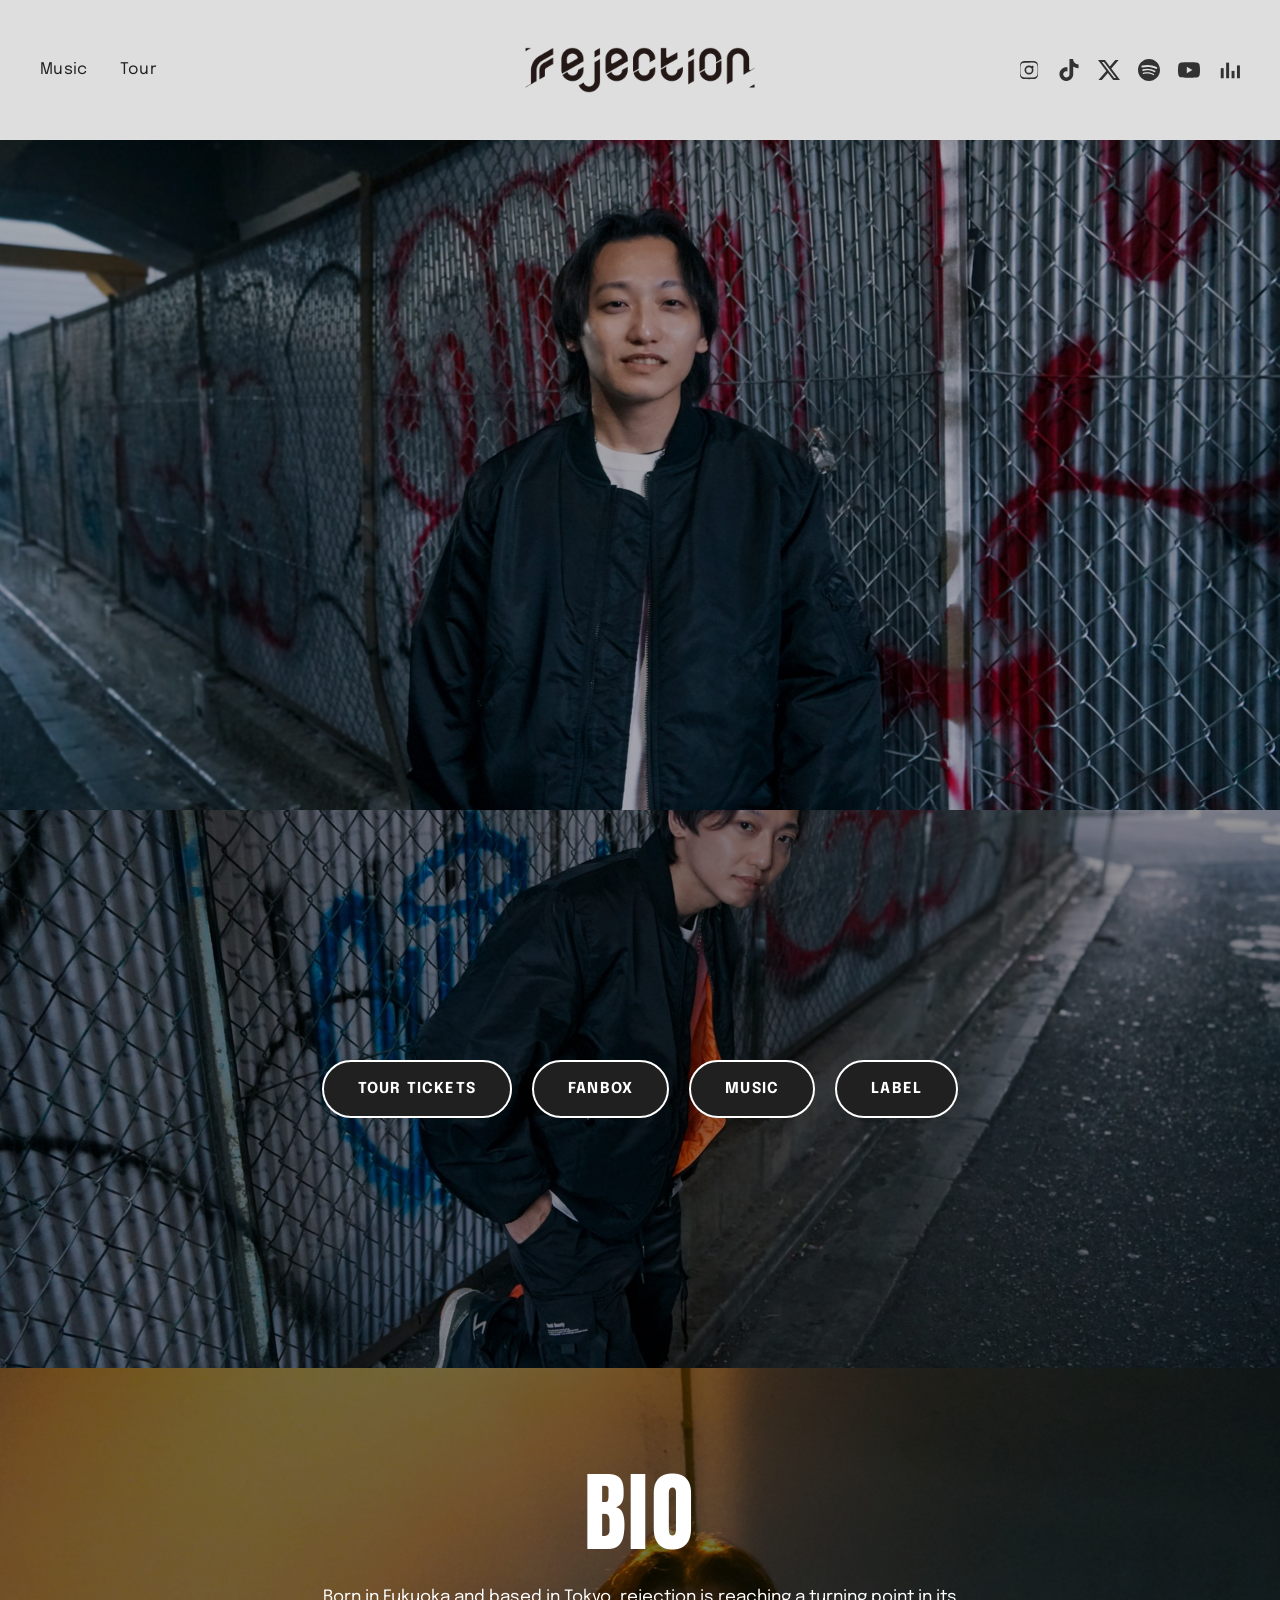
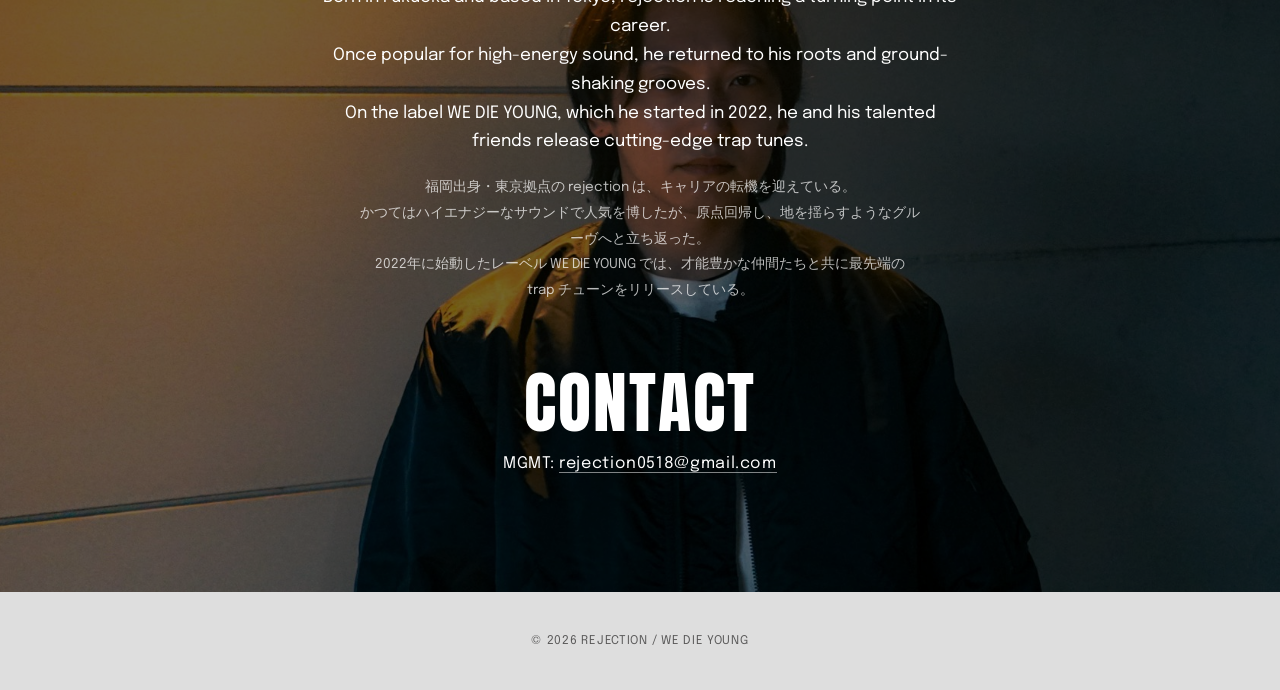
<file: index.html>
<!DOCTYPE html>
<html lang="en">
<head>
  <meta charset="UTF-8">
  <meta name="viewport" content="width=device-width, initial-scale=1.0">
  <title>rejection</title>
  <meta name="description" content="rejection — Fukuoka-born, Tokyo-based producer / DJ. Founder of WE DIE YOUNG. Melodic, heavyweight bass music.">
  <link rel="preconnect" href="https://fonts.googleapis.com">
  <link rel="preconnect" href="https://fonts.gstatic.com" crossorigin>
  <link href="https://fonts.googleapis.com/css2?family=Anton&family=Epilogue:wght@400;700&display=swap" rel="stylesheet">
  <link rel="stylesheet" href="css/style.css">
</head>
<body>

  <header class="site-header">
    <button class="nav-toggle" aria-label="Menu" aria-expanded="false">
      <span></span><span></span><span></span>
    </button>

    <nav class="nav-left">
      <a href="music.html">Music</a>
      <a href="tour.html">Tour</a>
    </nav>

    <a class="brand" href="index.html" aria-label="rejection home">
      <img src="assets/images/logo_black.png" alt="rejection">
    </a>

    <div class="nav-right">
      <a href="https://www.instagram.com/rejection_dj/" target="_blank" rel="noopener" aria-label="Instagram"><svg viewBox="0 0 24 24" aria-hidden="true"><path d="M12 2.2c3.2 0 3.6 0 4.9.07 1.2.06 1.8.25 2.2.42.6.22 1 .48 1.4.9.4.4.7.8.9 1.4.17.4.36 1 .42 2.2.06 1.3.07 1.7.07 4.9s0 3.6-.07 4.9c-.06 1.2-.25 1.8-.42 2.2a3.9 3.9 0 0 1-.9 1.4c-.4.4-.8.7-1.4.9-.4.17-1 .36-2.2.42-1.3.06-1.7.07-4.9.07s-3.6 0-4.9-.07c-1.2-.06-1.8-.25-2.2-.42a3.9 3.9 0 0 1-1.4-.9 3.9 3.9 0 0 1-.9-1.4c-.17-.4-.36-1-.42-2.2C2.2 15.6 2.2 15.2 2.2 12s0-3.6.07-4.9c.06-1.2.25-1.8.42-2.2.22-.6.5-1 .9-1.4.4-.4.8-.7 1.4-.9.4-.17 1-.36 2.2-.42C8.4 2.2 8.8 2.2 12 2.2zm0 1.8c-3.1 0-3.5 0-4.7.07-1.1.05-1.7.24-2.1.4-.5.2-.9.44-1.3.83-.4.4-.63.8-.83 1.3-.16.4-.35 1-.4 2.1C2.6 9.7 2.6 10.1 2.6 12s0 2.3.07 3.5c.05 1.1.24 1.7.4 2.1.2.5.44.9.83 1.3.4.4.8.63 1.3.83.4.16 1 .35 2.1.4 1.2.07 1.6.07 4.7.07s3.5 0 4.7-.07c1.1-.05 1.7-.24 2.1-.4.5-.2.9-.44 1.3-.83.4-.4.63-.8.83-1.3.16-.4.35-1 .4-2.1.07-1.2.07-1.6.07-3.5s0-2.3-.07-3.5c-.05-1.1-.24-1.7-.4-2.1a3.5 3.5 0 0 0-.83-1.3 3.5 3.5 0 0 0-1.3-.83c-.4-.16-1-.35-2.1-.4C15.5 4 15.1 4 12 4zm0 3.1a4.9 4.9 0 1 1 0 9.8 4.9 4.9 0 0 1 0-9.8zm0 1.8a3.1 3.1 0 1 0 0 6.2 3.1 3.1 0 0 0 0-6.2zm5.1-.3a1.15 1.15 0 1 1-2.3 0 1.15 1.15 0 0 1 2.3 0z"/></svg></a>
      <a href="https://www.tiktok.com/@rejection_dj" target="_blank" rel="noopener" aria-label="TikTok"><svg viewBox="0 0 24 24" aria-hidden="true"><path d="M12.53.02C13.84 0 15.14.01 16.44 0c.08 1.53.63 3.09 1.75 4.17 1.12 1.11 2.7 1.62 4.24 1.79v4.03c-1.44-.05-2.89-.35-4.2-.97-.57-.26-1.1-.59-1.62-.93-.01 2.92.01 5.84-.02 8.75-.08 1.4-.54 2.79-1.35 3.94-1.31 1.92-3.58 3.17-5.91 3.21-1.43.08-2.86-.31-4.08-1.03-2.02-1.19-3.44-3.37-3.65-5.71-.02-.5-.03-1-.01-1.49.18-1.9 1.12-3.72 2.58-4.96 1.66-1.44 3.98-2.13 6.15-1.72.02 1.48-.04 2.96-.04 4.44-.99-.32-2.15-.23-3.02.37-.63.41-1.11 1.04-1.36 1.75-.21.51-.15 1.07-.14 1.61.24 1.64 1.82 3.02 3.5 2.87 1.12-.01 2.19-.66 2.77-1.61.19-.33.4-.67.41-1.06.1-1.79.06-3.57.07-5.36.01-4.03-.01-8.05.02-12.07z"/></svg></a>
      <a href="https://x.com/rejectiondj" target="_blank" rel="noopener" aria-label="X"><svg viewBox="0 0 24 24" aria-hidden="true"><path d="M18.9 1.15h3.68l-8.04 9.19L24 22.85h-7.41l-5.8-7.58-6.64 7.58H.46l8.6-9.83L0 1.15h7.6l5.24 6.93zM17.61 20.64h2.04L6.49 3.24H4.3z"/></svg></a>
      <a href="https://open.spotify.com/artist/0S23vj2YyvxsVlhqqSohrk" target="_blank" rel="noopener" aria-label="Spotify"><svg viewBox="0 0 24 24" aria-hidden="true"><path d="M12 0C5.4 0 0 5.4 0 12s5.4 12 12 12 12-5.4 12-12S18.66 0 12 0zm5.52 17.34c-.24.36-.66.48-1.02.24-2.82-1.74-6.36-2.1-10.56-1.14-.42.12-.78-.18-.9-.54-.12-.42.18-.78.54-.9 4.56-1.02 8.52-.6 11.64 1.32.42.18.48.66.3 1.02zm1.44-3.3c-.3.42-.84.6-1.26.3-3.24-1.98-8.16-2.58-11.94-1.38-.48.12-1.02-.12-1.14-.6-.12-.48.12-1.02.6-1.14C9.6 9.9 15 10.56 18.72 12.84c.36.24.54.84.24 1.2zm.12-3.36C15.24 8.4 8.82 8.16 5.1 9.3c-.6.18-1.2-.18-1.38-.72-.18-.6.18-1.2.72-1.38 4.32-1.32 11.4-1.02 15.9 1.62.54.3.72 1.02.42 1.56-.3.42-1.02.66-1.56.3z"/></svg></a>
      <a href="https://www.youtube.com/@rejection_dj" target="_blank" rel="noopener" aria-label="YouTube"><svg viewBox="0 0 24 24" aria-hidden="true"><path d="M23.5 6.2a3 3 0 0 0-2.12-2.12C19.5 3.55 12 3.55 12 3.55s-7.5 0-9.38.53A3 3 0 0 0 .5 6.2 31.3 31.3 0 0 0 0 12a31.3 31.3 0 0 0 .5 5.8 3 3 0 0 0 2.12 2.12c1.88.53 9.38.53 9.38.53s7.5 0 9.38-.53a3 3 0 0 0 2.12-2.12A31.3 31.3 0 0 0 24 12a31.3 31.3 0 0 0-.5-5.8zM9.6 15.6V8.4l6.2 3.6z"/></svg></a>
      <a href="https://www.bandsintown.com/a/15654244-rejection" target="_blank" rel="noopener" aria-label="Bandsintown"><svg viewBox="0 0 24 24" aria-hidden="true"><rect x="3" y="10" width="3.2" height="11"/><rect x="8.9" y="4" width="3.2" height="17"/><rect x="14.8" y="13" width="3.2" height="8"/><rect x="20.7" y="7" width="3.2" height="14"/></svg></a>
    </div>
  </header>

  <!-- Mobile dropdown -->
  <div class="mobile-panel">
    <div class="mp-links">
      <a href="music.html">Music</a>
      <a href="tour.html">Tour</a>
    </div>
    <div class="mp-social">
      <a href="https://www.instagram.com/rejection_dj/" target="_blank" rel="noopener" aria-label="Instagram"><svg viewBox="0 0 24 24" aria-hidden="true"><path d="M12 2.2c3.2 0 3.6 0 4.9.07 1.2.06 1.8.25 2.2.42.6.22 1 .48 1.4.9.4.4.7.8.9 1.4.17.4.36 1 .42 2.2.06 1.3.07 1.7.07 4.9s0 3.6-.07 4.9c-.06 1.2-.25 1.8-.42 2.2a3.9 3.9 0 0 1-.9 1.4c-.4.4-.8.7-1.4.9-.4.17-1 .36-2.2.42-1.3.06-1.7.07-4.9.07s-3.6 0-4.9-.07c-1.2-.06-1.8-.25-2.2-.42a3.9 3.9 0 0 1-1.4-.9 3.9 3.9 0 0 1-.9-1.4c-.17-.4-.36-1-.42-2.2C2.2 15.6 2.2 15.2 2.2 12s0-3.6.07-4.9c.06-1.2.25-1.8.42-2.2.22-.6.5-1 .9-1.4.4-.4.8-.7 1.4-.9.4-.17 1-.36 2.2-.42C8.4 2.2 8.8 2.2 12 2.2zm0 5.9a4.9 4.9 0 1 0 0 9.8 4.9 4.9 0 0 0 0-9.8zm0 8a3.1 3.1 0 1 1 0-6.2 3.1 3.1 0 0 1 0 6.2zm5.1-8.3a1.15 1.15 0 1 1-2.3 0 1.15 1.15 0 0 1 2.3 0z"/></svg></a>
      <a href="https://www.tiktok.com/@rejection_dj" target="_blank" rel="noopener" aria-label="TikTok"><svg viewBox="0 0 24 24" aria-hidden="true"><path d="M12.53.02C13.84 0 15.14.01 16.44 0c.08 1.53.63 3.09 1.75 4.17 1.12 1.11 2.7 1.62 4.24 1.79v4.03c-1.44-.05-2.89-.35-4.2-.97-.57-.26-1.1-.59-1.62-.93-.01 2.92.01 5.84-.02 8.75-.08 1.4-.54 2.79-1.35 3.94-1.31 1.92-3.58 3.17-5.91 3.21-1.43.08-2.86-.31-4.08-1.03-2.02-1.19-3.44-3.37-3.65-5.71-.02-.5-.03-1-.01-1.49.18-1.9 1.12-3.72 2.58-4.96 1.66-1.44 3.98-2.13 6.15-1.72.02 1.48-.04 2.96-.04 4.44-.99-.32-2.15-.23-3.02.37-.63.41-1.11 1.04-1.36 1.75-.21.51-.15 1.07-.14 1.61.24 1.64 1.82 3.02 3.5 2.87 1.12-.01 2.19-.66 2.77-1.61.19-.33.4-.67.41-1.06.1-1.79.06-3.57.07-5.36.01-4.03-.01-8.05.02-12.07z"/></svg></a>
      <a href="https://x.com/rejectiondj" target="_blank" rel="noopener" aria-label="X"><svg viewBox="0 0 24 24" aria-hidden="true"><path d="M18.9 1.15h3.68l-8.04 9.19L24 22.85h-7.41l-5.8-7.58-6.64 7.58H.46l8.6-9.83L0 1.15h7.6l5.24 6.93zM17.61 20.64h2.04L6.49 3.24H4.3z"/></svg></a>
      <a href="https://open.spotify.com/artist/0S23vj2YyvxsVlhqqSohrk" target="_blank" rel="noopener" aria-label="Spotify"><svg viewBox="0 0 24 24" aria-hidden="true"><path d="M12 0C5.4 0 0 5.4 0 12s5.4 12 12 12 12-5.4 12-12S18.66 0 12 0zm5.52 17.34c-.24.36-.66.48-1.02.24-2.82-1.74-6.36-2.1-10.56-1.14-.42.12-.78-.18-.9-.54-.12-.42.18-.78.54-.9 4.56-1.02 8.52-.6 11.64 1.32.42.18.48.66.3 1.02zm1.44-3.3c-.3.42-.84.6-1.26.3-3.24-1.98-8.16-2.58-11.94-1.38-.48.12-1.02-.12-1.14-.6-.12-.48.12-1.02.6-1.14C9.6 9.9 15 10.56 18.72 12.84c.36.24.54.84.24 1.2zm.12-3.36C15.24 8.4 8.82 8.16 5.1 9.3c-.6.18-1.2-.18-1.38-.72-.18-.6.18-1.2.72-1.38 4.32-1.32 11.4-1.02 15.9 1.62.54.3.72 1.02.42 1.56-.3.42-1.02.66-1.56.3z"/></svg></a>
      <a href="https://www.youtube.com/@rejection_dj" target="_blank" rel="noopener" aria-label="YouTube"><svg viewBox="0 0 24 24" aria-hidden="true"><path d="M23.5 6.2a3 3 0 0 0-2.12-2.12C19.5 3.55 12 3.55 12 3.55s-7.5 0-9.38.53A3 3 0 0 0 .5 6.2 31.3 31.3 0 0 0 0 12a31.3 31.3 0 0 0 .5 5.8 3 3 0 0 0 2.12 2.12c1.88.53 9.38.53 9.38.53s7.5 0 9.38-.53a3 3 0 0 0 2.12-2.12A31.3 31.3 0 0 0 24 12a31.3 31.3 0 0 0-.5-5.8zM9.6 15.6V8.4l6.2 3.6z"/></svg></a>
      <a href="https://www.bandsintown.com/a/15654244-rejection" target="_blank" rel="noopener" aria-label="Bandsintown"><svg viewBox="0 0 24 24" aria-hidden="true"><rect x="3" y="10" width="3.2" height="11"/><rect x="8.9" y="4" width="3.2" height="17"/><rect x="14.8" y="13" width="3.2" height="8"/><rect x="20.7" y="7" width="3.2" height="14"/></svg></a>
    </div>
  </div>

  <main class="page">

    <!-- Hero -->
    <section class="fullbleed hero" style="background-image:url('assets/images/hero.jpg')"></section>

    <!-- Links -->
    <section class="fullbleed section-links" style="background-image:url('assets/images/links.jpg')">
      <div class="pill-row">
        <a class="pill" href="tour.html">Tour Tickets</a>
        <a class="pill" href="https://rejection.fanbox.cc" target="_blank" rel="noopener">Fanbox</a>
        <a class="pill" href="music.html">Music</a>
        <a class="pill" href="https://wedieyoung.jp" target="_blank" rel="noopener">Label</a>
      </div>
    </section>

    <!-- Bio + Contact -->
    <section class="fullbleed section-bio" style="background-image:url('assets/images/bio.jpg')">
      <div class="bio-inner">
        <h2 class="section-heading">Bio</h2>
        <p class="bio-text">Born in Fukuoka and based in Tokyo, rejection is reaching a turning point in its career.<br>Once popular for high-energy sound, he returned to his roots and ground-shaking grooves.<br>On the label WE DIE YOUNG, which he started in 2022, he and his talented friends release cutting-edge trap tunes.</p>
        <p class="bio-text bio-text--ja">福岡出身・東京拠点の rejection は、キャリアの転機を迎えている。<br>かつてはハイエナジーなサウンドで人気を博したが、原点回帰し、地を揺らすようなグルーヴへと立ち返った。<br>2022年に始動したレーベル WE DIE YOUNG では、才能豊かな仲間たちと共に最先端の trap チューンをリリースしている。</p>

        <div class="contact-block">
          <h2 class="section-heading">Contact</h2>
          <p class="contact-line">MGMT: <a href="mailto:rejection0518@gmail.com">rejection0518@gmail.com</a></p>
        </div>
      </div>
    </section>

  </main>

  <footer class="site-footer">
    © 2026 rejection / WE DIE YOUNG
  </footer>

  <script src="js/main.js"></script>
</body>
</html>
</file>
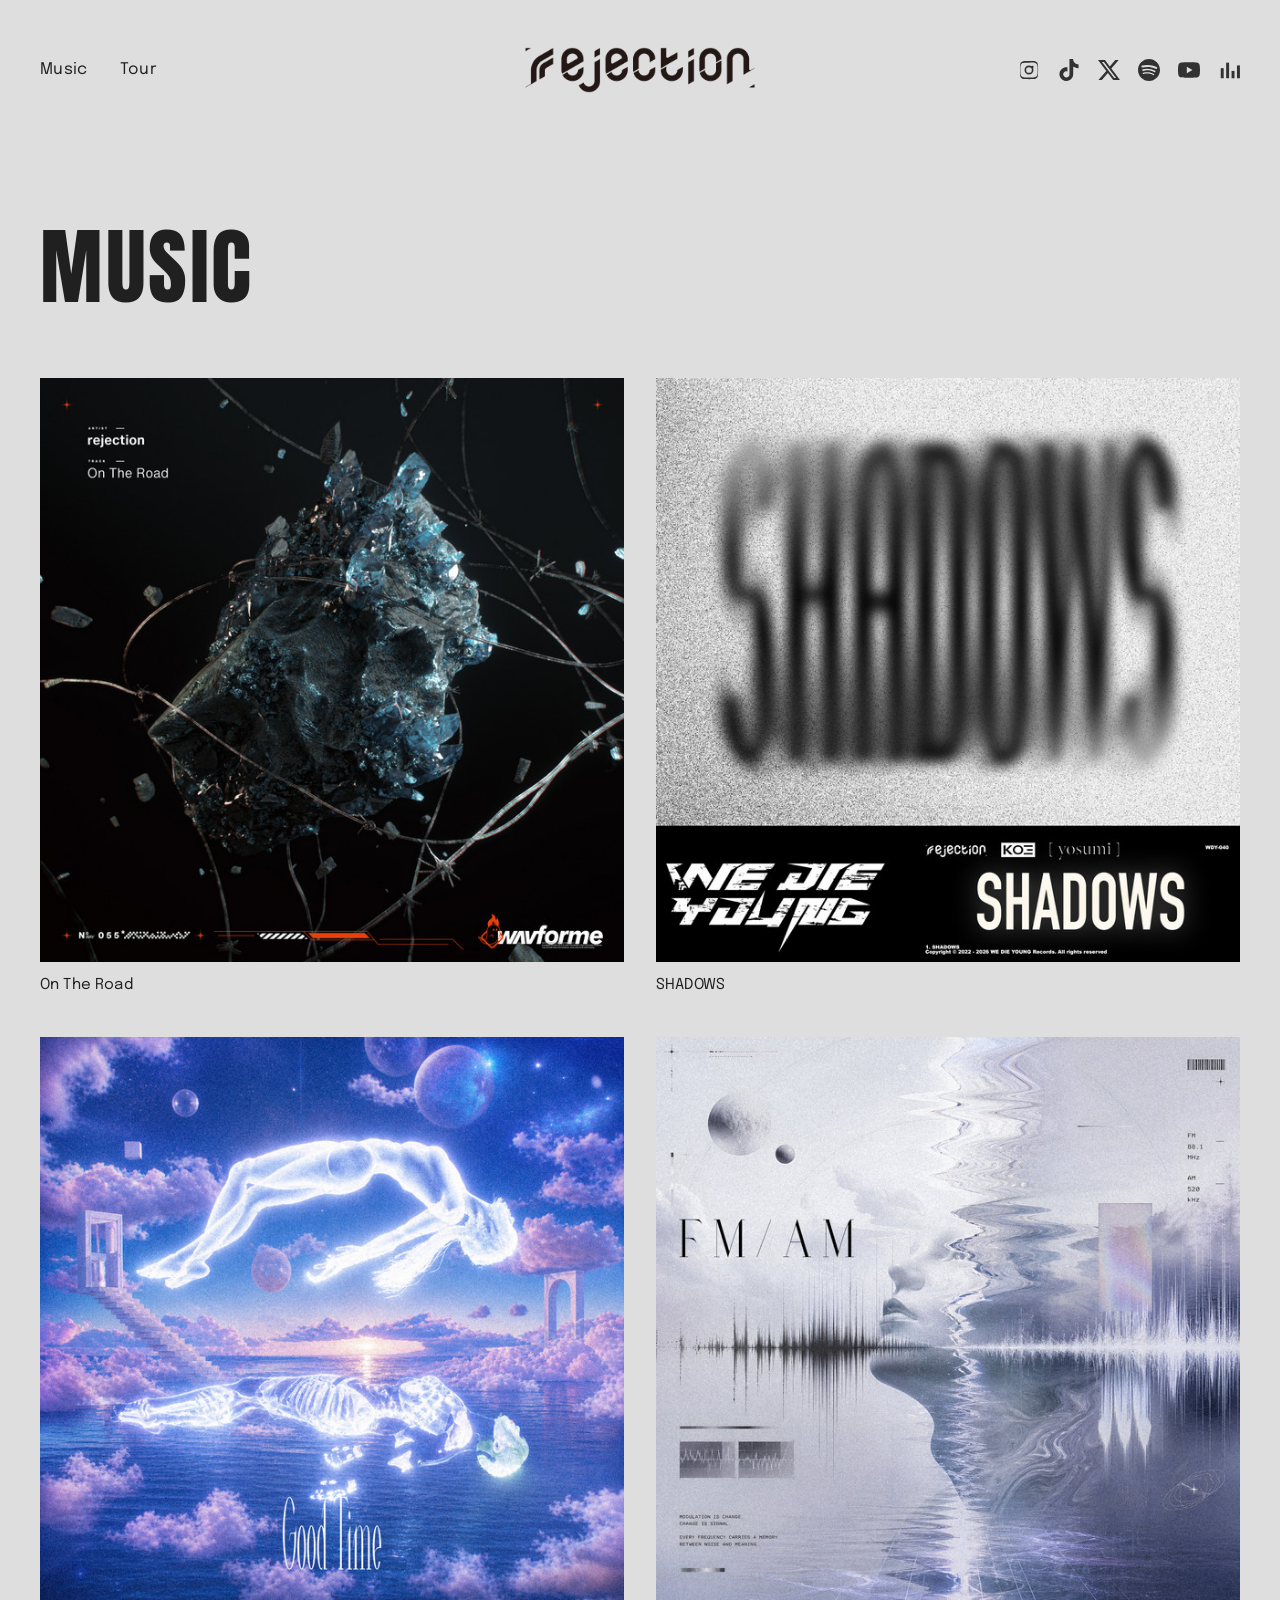
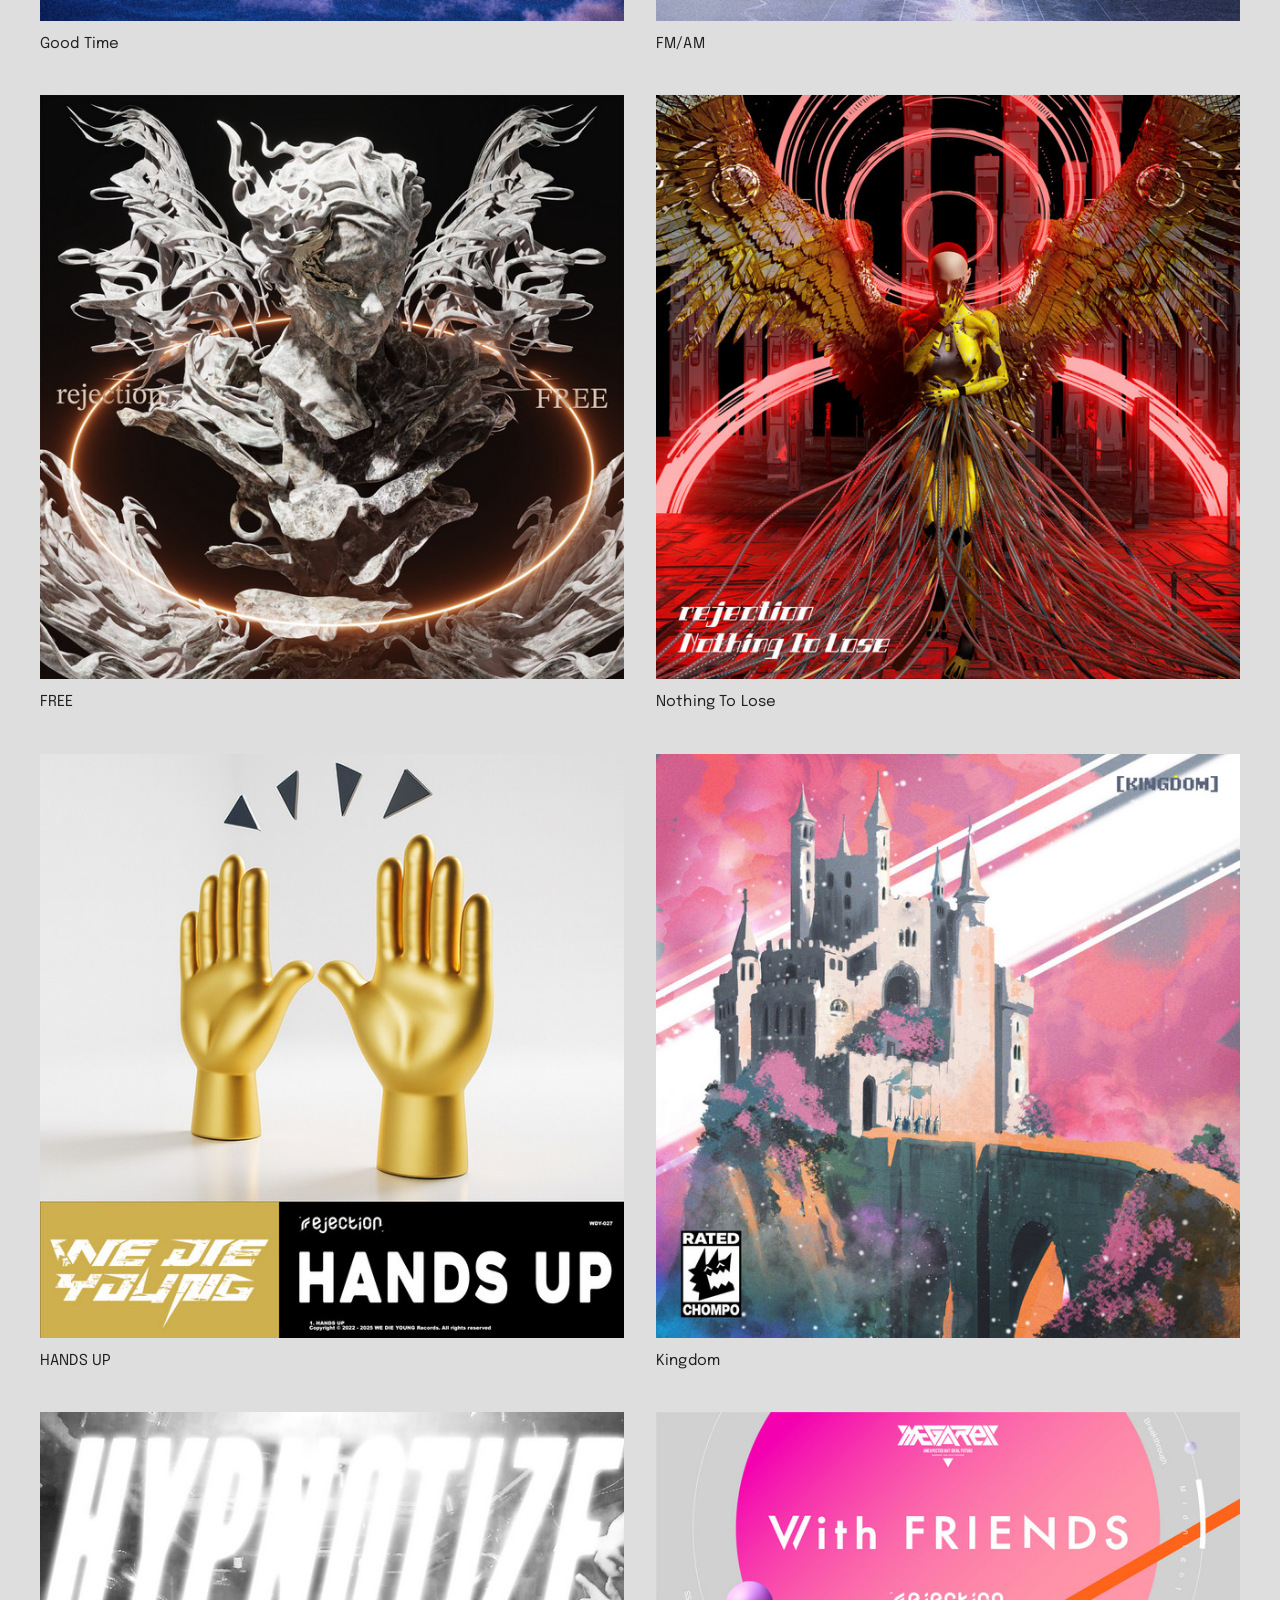
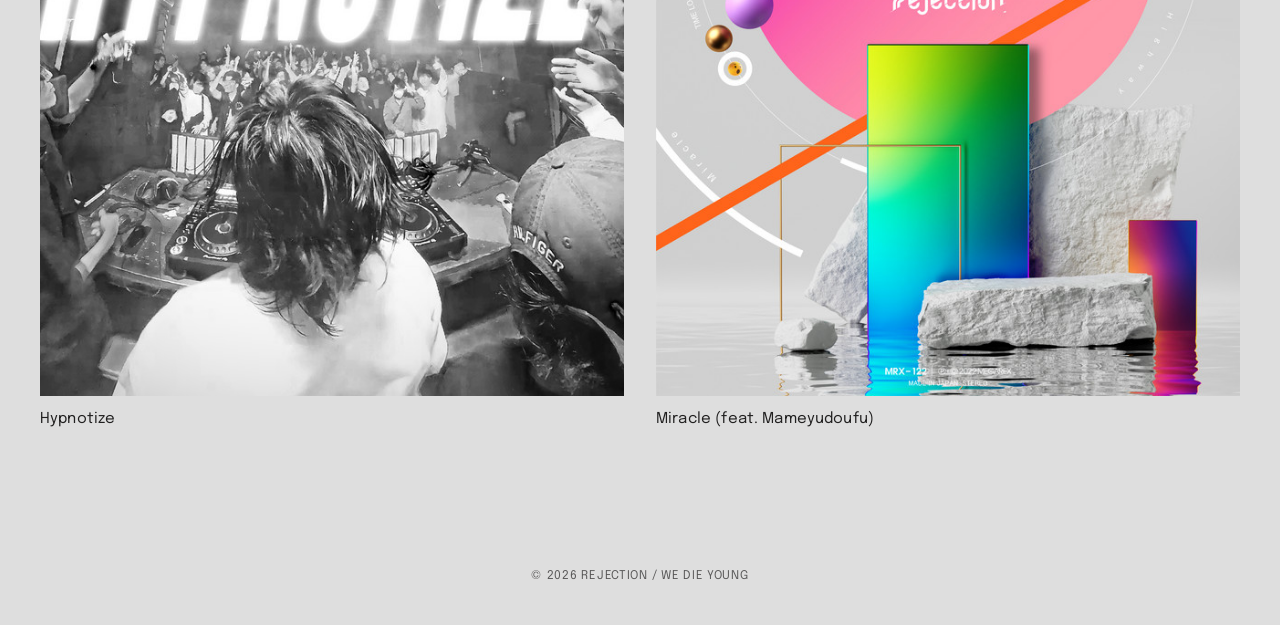
<file: music.html>
<!DOCTYPE html>
<html lang="en">
<head>
  <meta charset="UTF-8">
  <meta name="viewport" content="width=device-width, initial-scale=1.0">
  <title>rejection — Music</title>
  <meta name="description" content="rejection discography — releases on WE DIE YOUNG. Listen on Spotify.">
  <link rel="preconnect" href="https://fonts.googleapis.com">
  <link rel="preconnect" href="https://fonts.gstatic.com" crossorigin>
  <link href="https://fonts.googleapis.com/css2?family=Anton&family=Epilogue:wght@400;700&display=swap" rel="stylesheet">
  <link rel="stylesheet" href="css/style.css">
</head>
<body>

  <header class="site-header">
    <button class="nav-toggle" aria-label="Menu" aria-expanded="false">
      <span></span><span></span><span></span>
    </button>

    <nav class="nav-left">
      <a href="music.html">Music</a>
      <a href="tour.html">Tour</a>
    </nav>

    <a class="brand" href="index.html" aria-label="rejection home">
      <img src="assets/images/logo_black.png" alt="rejection">
    </a>

    <div class="nav-right">
      <a href="https://www.instagram.com/rejection_dj/" target="_blank" rel="noopener" aria-label="Instagram"><svg viewBox="0 0 24 24" aria-hidden="true"><path d="M12 2.2c3.2 0 3.6 0 4.9.07 1.2.06 1.8.25 2.2.42.6.22 1 .48 1.4.9.4.4.7.8.9 1.4.17.4.36 1 .42 2.2.06 1.3.07 1.7.07 4.9s0 3.6-.07 4.9c-.06 1.2-.25 1.8-.42 2.2a3.9 3.9 0 0 1-.9 1.4c-.4.4-.8.7-1.4.9-.4.17-1 .36-2.2.42-1.3.06-1.7.07-4.9.07s-3.6 0-4.9-.07c-1.2-.06-1.8-.25-2.2-.42a3.9 3.9 0 0 1-1.4-.9 3.9 3.9 0 0 1-.9-1.4c-.17-.4-.36-1-.42-2.2C2.2 15.6 2.2 15.2 2.2 12s0-3.6.07-4.9c.06-1.2.25-1.8.42-2.2.22-.6.5-1 .9-1.4.4-.4.8-.7 1.4-.9.4-.17 1-.36 2.2-.42C8.4 2.2 8.8 2.2 12 2.2zm0 1.8c-3.1 0-3.5 0-4.7.07-1.1.05-1.7.24-2.1.4-.5.2-.9.44-1.3.83-.4.4-.63.8-.83 1.3-.16.4-.35 1-.4 2.1C2.6 9.7 2.6 10.1 2.6 12s0 2.3.07 3.5c.05 1.1.24 1.7.4 2.1.2.5.44.9.83 1.3.4.4.8.63 1.3.83.4.16 1 .35 2.1.4 1.2.07 1.6.07 4.7.07s3.5 0 4.7-.07c1.1-.05 1.7-.24 2.1-.4.5-.2.9-.44 1.3-.83.4-.4.63-.8.83-1.3.16-.4.35-1 .4-2.1.07-1.2.07-1.6.07-3.5s0-2.3-.07-3.5c-.05-1.1-.24-1.7-.4-2.1a3.5 3.5 0 0 0-.83-1.3 3.5 3.5 0 0 0-1.3-.83c-.4-.16-1-.35-2.1-.4C15.5 4 15.1 4 12 4zm0 3.1a4.9 4.9 0 1 1 0 9.8 4.9 4.9 0 0 1 0-9.8zm0 1.8a3.1 3.1 0 1 0 0 6.2 3.1 3.1 0 0 0 0-6.2zm5.1-.3a1.15 1.15 0 1 1-2.3 0 1.15 1.15 0 0 1 2.3 0z"/></svg></a>
      <a href="https://www.tiktok.com/@rejection_dj" target="_blank" rel="noopener" aria-label="TikTok"><svg viewBox="0 0 24 24" aria-hidden="true"><path d="M12.53.02C13.84 0 15.14.01 16.44 0c.08 1.53.63 3.09 1.75 4.17 1.12 1.11 2.7 1.62 4.24 1.79v4.03c-1.44-.05-2.89-.35-4.2-.97-.57-.26-1.1-.59-1.62-.93-.01 2.92.01 5.84-.02 8.75-.08 1.4-.54 2.79-1.35 3.94-1.31 1.92-3.58 3.17-5.91 3.21-1.43.08-2.86-.31-4.08-1.03-2.02-1.19-3.44-3.37-3.65-5.71-.02-.5-.03-1-.01-1.49.18-1.9 1.12-3.72 2.58-4.96 1.66-1.44 3.98-2.13 6.15-1.72.02 1.48-.04 2.96-.04 4.44-.99-.32-2.15-.23-3.02.37-.63.41-1.11 1.04-1.36 1.75-.21.51-.15 1.07-.14 1.61.24 1.64 1.82 3.02 3.5 2.87 1.12-.01 2.19-.66 2.77-1.61.19-.33.4-.67.41-1.06.1-1.79.06-3.57.07-5.36.01-4.03-.01-8.05.02-12.07z"/></svg></a>
      <a href="https://x.com/rejectiondj" target="_blank" rel="noopener" aria-label="X"><svg viewBox="0 0 24 24" aria-hidden="true"><path d="M18.9 1.15h3.68l-8.04 9.19L24 22.85h-7.41l-5.8-7.58-6.64 7.58H.46l8.6-9.83L0 1.15h7.6l5.24 6.93zM17.61 20.64h2.04L6.49 3.24H4.3z"/></svg></a>
      <a href="https://open.spotify.com/artist/0S23vj2YyvxsVlhqqSohrk" target="_blank" rel="noopener" aria-label="Spotify"><svg viewBox="0 0 24 24" aria-hidden="true"><path d="M12 0C5.4 0 0 5.4 0 12s5.4 12 12 12 12-5.4 12-12S18.66 0 12 0zm5.52 17.34c-.24.36-.66.48-1.02.24-2.82-1.74-6.36-2.1-10.56-1.14-.42.12-.78-.18-.9-.54-.12-.42.18-.78.54-.9 4.56-1.02 8.52-.6 11.64 1.32.42.18.48.66.3 1.02zm1.44-3.3c-.3.42-.84.6-1.26.3-3.24-1.98-8.16-2.58-11.94-1.38-.48.12-1.02-.12-1.14-.6-.12-.48.12-1.02.6-1.14C9.6 9.9 15 10.56 18.72 12.84c.36.24.54.84.24 1.2zm.12-3.36C15.24 8.4 8.82 8.16 5.1 9.3c-.6.18-1.2-.18-1.38-.72-.18-.6.18-1.2.72-1.38 4.32-1.32 11.4-1.02 15.9 1.62.54.3.72 1.02.42 1.56-.3.42-1.02.66-1.56.3z"/></svg></a>
      <a href="https://www.youtube.com/@rejection_dj" target="_blank" rel="noopener" aria-label="YouTube"><svg viewBox="0 0 24 24" aria-hidden="true"><path d="M23.5 6.2a3 3 0 0 0-2.12-2.12C19.5 3.55 12 3.55 12 3.55s-7.5 0-9.38.53A3 3 0 0 0 .5 6.2 31.3 31.3 0 0 0 0 12a31.3 31.3 0 0 0 .5 5.8 3 3 0 0 0 2.12 2.12c1.88.53 9.38.53 9.38.53s7.5 0 9.38-.53a3 3 0 0 0 2.12-2.12A31.3 31.3 0 0 0 24 12a31.3 31.3 0 0 0-.5-5.8zM9.6 15.6V8.4l6.2 3.6z"/></svg></a>
      <a href="https://www.bandsintown.com/a/15654244-rejection" target="_blank" rel="noopener" aria-label="Bandsintown"><svg viewBox="0 0 24 24" aria-hidden="true"><rect x="3" y="10" width="3.2" height="11"/><rect x="8.9" y="4" width="3.2" height="17"/><rect x="14.8" y="13" width="3.2" height="8"/><rect x="20.7" y="7" width="3.2" height="14"/></svg></a>
    </div>
  </header>

  <div class="mobile-panel">
    <div class="mp-links">
      <a href="music.html">Music</a>
      <a href="tour.html">Tour</a>
    </div>
    <div class="mp-social">
      <a href="https://www.instagram.com/rejection_dj/" target="_blank" rel="noopener" aria-label="Instagram"><svg viewBox="0 0 24 24" aria-hidden="true"><path d="M12 2.2c3.2 0 3.6 0 4.9.07 1.2.06 1.8.25 2.2.42.6.22 1 .48 1.4.9.4.4.7.8.9 1.4.17.4.36 1 .42 2.2.06 1.3.07 1.7.07 4.9s0 3.6-.07 4.9c-.06 1.2-.25 1.8-.42 2.2a3.9 3.9 0 0 1-.9 1.4c-.4.4-.8.7-1.4.9-.4.17-1 .36-2.2.42-1.3.06-1.7.07-4.9.07s-3.6 0-4.9-.07c-1.2-.06-1.8-.25-2.2-.42a3.9 3.9 0 0 1-1.4-.9 3.9 3.9 0 0 1-.9-1.4c-.17-.4-.36-1-.42-2.2C2.2 15.6 2.2 15.2 2.2 12s0-3.6.07-4.9c.06-1.2.25-1.8.42-2.2.22-.6.5-1 .9-1.4.4-.4.8-.7 1.4-.9.4-.17 1-.36 2.2-.42C8.4 2.2 8.8 2.2 12 2.2zm0 5.9a4.9 4.9 0 1 0 0 9.8 4.9 4.9 0 0 0 0-9.8zm0 8a3.1 3.1 0 1 1 0-6.2 3.1 3.1 0 0 1 0 6.2zm5.1-8.3a1.15 1.15 0 1 1-2.3 0 1.15 1.15 0 0 1 2.3 0z"/></svg></a>
      <a href="https://www.tiktok.com/@rejection_dj" target="_blank" rel="noopener" aria-label="TikTok"><svg viewBox="0 0 24 24" aria-hidden="true"><path d="M12.53.02C13.84 0 15.14.01 16.44 0c.08 1.53.63 3.09 1.75 4.17 1.12 1.11 2.7 1.62 4.24 1.79v4.03c-1.44-.05-2.89-.35-4.2-.97-.57-.26-1.1-.59-1.62-.93-.01 2.92.01 5.84-.02 8.75-.08 1.4-.54 2.79-1.35 3.94-1.31 1.92-3.58 3.17-5.91 3.21-1.43.08-2.86-.31-4.08-1.03-2.02-1.19-3.44-3.37-3.65-5.71-.02-.5-.03-1-.01-1.49.18-1.9 1.12-3.72 2.58-4.96 1.66-1.44 3.98-2.13 6.15-1.72.02 1.48-.04 2.96-.04 4.44-.99-.32-2.15-.23-3.02.37-.63.41-1.11 1.04-1.36 1.75-.21.51-.15 1.07-.14 1.61.24 1.64 1.82 3.02 3.5 2.87 1.12-.01 2.19-.66 2.77-1.61.19-.33.4-.67.41-1.06.1-1.79.06-3.57.07-5.36.01-4.03-.01-8.05.02-12.07z"/></svg></a>
      <a href="https://x.com/rejectiondj" target="_blank" rel="noopener" aria-label="X"><svg viewBox="0 0 24 24" aria-hidden="true"><path d="M18.9 1.15h3.68l-8.04 9.19L24 22.85h-7.41l-5.8-7.58-6.64 7.58H.46l8.6-9.83L0 1.15h7.6l5.24 6.93zM17.61 20.64h2.04L6.49 3.24H4.3z"/></svg></a>
      <a href="https://open.spotify.com/artist/0S23vj2YyvxsVlhqqSohrk" target="_blank" rel="noopener" aria-label="Spotify"><svg viewBox="0 0 24 24" aria-hidden="true"><path d="M12 0C5.4 0 0 5.4 0 12s5.4 12 12 12 12-5.4 12-12S18.66 0 12 0zm5.52 17.34c-.24.36-.66.48-1.02.24-2.82-1.74-6.36-2.1-10.56-1.14-.42.12-.78-.18-.9-.54-.12-.42.18-.78.54-.9 4.56-1.02 8.52-.6 11.64 1.32.42.18.48.66.3 1.02zm1.44-3.3c-.3.42-.84.6-1.26.3-3.24-1.98-8.16-2.58-11.94-1.38-.48.12-1.02-.12-1.14-.6-.12-.48.12-1.02.6-1.14C9.6 9.9 15 10.56 18.72 12.84c.36.24.54.84.24 1.2zm.12-3.36C15.24 8.4 8.82 8.16 5.1 9.3c-.6.18-1.2-.18-1.38-.72-.18-.6.18-1.2.72-1.38 4.32-1.32 11.4-1.02 15.9 1.62.54.3.72 1.02.42 1.56-.3.42-1.02.66-1.56.3z"/></svg></a>
      <a href="https://www.youtube.com/@rejection_dj" target="_blank" rel="noopener" aria-label="YouTube"><svg viewBox="0 0 24 24" aria-hidden="true"><path d="M23.5 6.2a3 3 0 0 0-2.12-2.12C19.5 3.55 12 3.55 12 3.55s-7.5 0-9.38.53A3 3 0 0 0 .5 6.2 31.3 31.3 0 0 0 0 12a31.3 31.3 0 0 0 .5 5.8 3 3 0 0 0 2.12 2.12c1.88.53 9.38.53 9.38.53s7.5 0 9.38-.53a3 3 0 0 0 2.12-2.12A31.3 31.3 0 0 0 24 12a31.3 31.3 0 0 0-.5-5.8zM9.6 15.6V8.4l6.2 3.6z"/></svg></a>
      <a href="https://www.bandsintown.com/a/15654244-rejection" target="_blank" rel="noopener" aria-label="Bandsintown"><svg viewBox="0 0 24 24" aria-hidden="true"><rect x="3" y="10" width="3.2" height="11"/><rect x="8.9" y="4" width="3.2" height="17"/><rect x="14.8" y="13" width="3.2" height="8"/><rect x="20.7" y="7" width="3.2" height="14"/></svg></a>
    </div>
  </div>

  <main class="page">
    <div class="music-wrap">
      <h1 class="page-title">Music</h1>
      <div class="release-grid">

        <a class="release" href="https://submithub.com/link/rejection-on-the-road" target="_blank" rel="noopener">
          <img class="cover" src="assets/images/covers/on-the-road.jpg" alt="On The Road" loading="lazy">
          <div class="title">On The Road</div>
        </a>
        <a class="release" href="https://submithub.com/link/rejection-shadows" target="_blank" rel="noopener">
          <img class="cover" src="assets/images/covers/shadows.jpg" alt="SHADOWS" loading="lazy">
          <div class="title">SHADOWS</div>
        </a>
        <a class="release" href="https://submithub.com/link/rejection-good-time" target="_blank" rel="noopener">
          <img class="cover" src="assets/images/covers/good-time.jpg" alt="Good Time" loading="lazy">
          <div class="title">Good Time</div>
        </a>
        <a class="release" href="https://submithub.com/link/rejection-fm-am" target="_blank" rel="noopener">
          <img class="cover" src="assets/images/covers/fm-am.jpg" alt="FM/AM" loading="lazy">
          <div class="title">FM/AM</div>
        </a>
        <a class="release" href="https://submithub.com/link/rejection-free" target="_blank" rel="noopener">
          <img class="cover" src="assets/images/covers/free.jpg" alt="FREE" loading="lazy">
          <div class="title">FREE</div>
        </a>
        <a class="release" href="https://submithub.com/link/rejection-nothing-to-lose" target="_blank" rel="noopener">
          <img class="cover" src="assets/images/covers/nothing-to-lose.jpg" alt="Nothing To Lose" loading="lazy">
          <div class="title">Nothing To Lose</div>
        </a>
        <a class="release" href="https://submithub.com/link/rejection-hands-up" target="_blank" rel="noopener">
          <img class="cover" src="assets/images/covers/hands-up.jpg" alt="HANDS UP" loading="lazy">
          <div class="title">HANDS UP</div>
        </a>
        <a class="release" href="https://submithub.com/link/rejection-kingdom" target="_blank" rel="noopener">
          <img class="cover" src="assets/images/covers/kingdom.jpg" alt="Kingdom" loading="lazy">
          <div class="title">Kingdom</div>
        </a>
        <a class="release" href="https://submithub.com/link/rejection-hypnotize" target="_blank" rel="noopener">
          <img class="cover" src="assets/images/covers/hypnotize.jpg" alt="Hypnotize" loading="lazy">
          <div class="title">Hypnotize</div>
        </a>
        <a class="release" href="https://submithub.com/link/rejection-miracle" target="_blank" rel="noopener">
          <img class="cover" src="assets/images/covers/miracle.jpg" alt="Miracle (feat. Mameyudoufu)" loading="lazy">
          <div class="title">Miracle (feat. Mameyudoufu)</div>
        </a>

      </div>
    </div>
  </main>

  <footer class="site-footer">
    © 2026 rejection / WE DIE YOUNG
  </footer>

  <script src="js/main.js"></script>
</body>
</html>
</file>
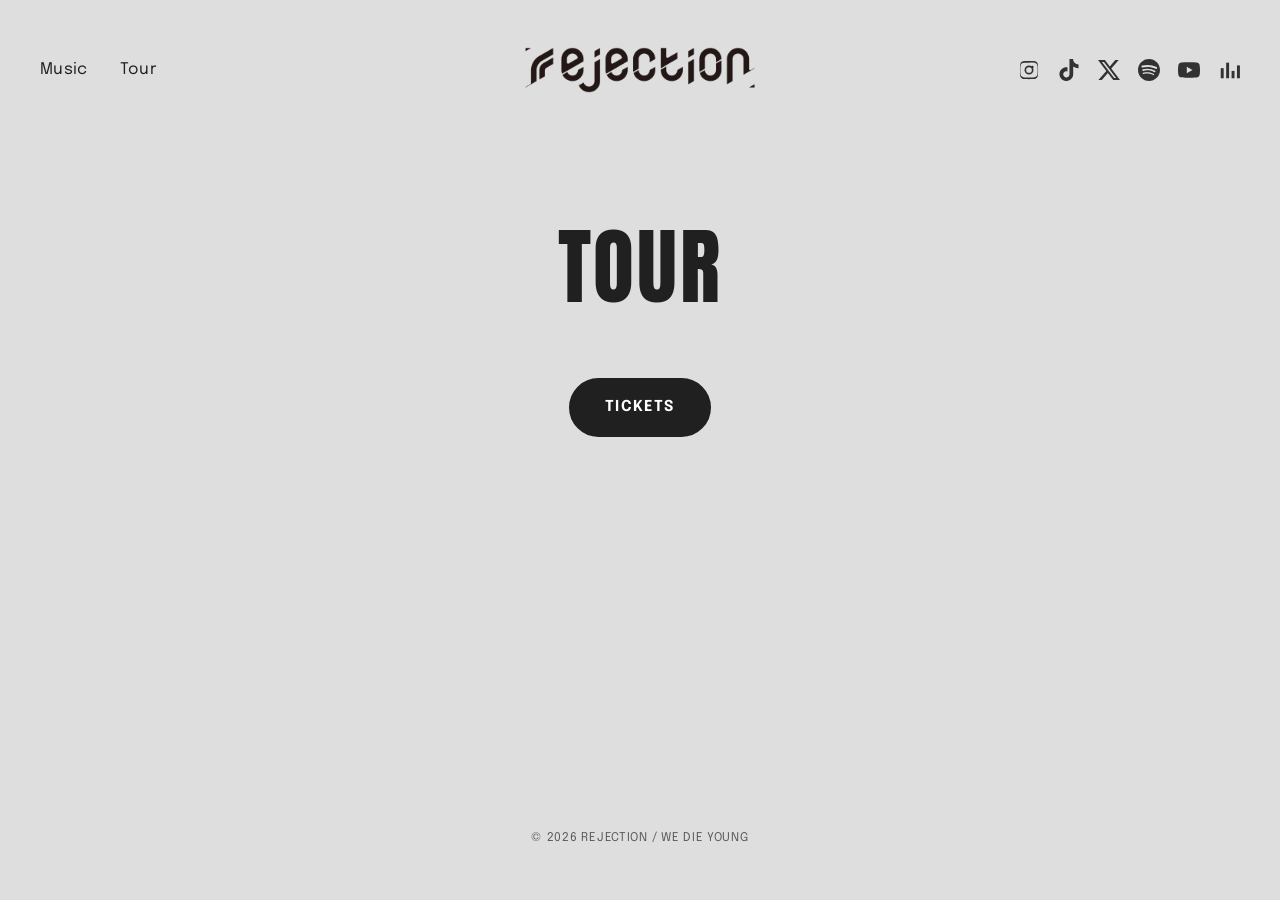
<file: tour.html>
<!DOCTYPE html>
<html lang="en">
<head>
  <meta charset="UTF-8">
  <meta name="viewport" content="width=device-width, initial-scale=1.0">
  <title>rejection — Tour</title>
  <meta name="description" content="rejection live dates & tickets. Powered by Bandsintown.">
  <link rel="preconnect" href="https://fonts.googleapis.com">
  <link rel="preconnect" href="https://fonts.gstatic.com" crossorigin>
  <link href="https://fonts.googleapis.com/css2?family=Anton&family=Epilogue:wght@400;700&display=swap" rel="stylesheet">
  <link rel="stylesheet" href="css/style.css">
</head>
<body>

  <header class="site-header">
    <button class="nav-toggle" aria-label="Menu" aria-expanded="false">
      <span></span><span></span><span></span>
    </button>

    <nav class="nav-left">
      <a href="music.html">Music</a>
      <a href="tour.html">Tour</a>
    </nav>

    <a class="brand" href="index.html" aria-label="rejection home">
      <img src="assets/images/logo_black.png" alt="rejection">
    </a>

    <div class="nav-right">
      <a href="https://www.instagram.com/rejection_dj/" target="_blank" rel="noopener" aria-label="Instagram"><svg viewBox="0 0 24 24" aria-hidden="true"><path d="M12 2.2c3.2 0 3.6 0 4.9.07 1.2.06 1.8.25 2.2.42.6.22 1 .48 1.4.9.4.4.7.8.9 1.4.17.4.36 1 .42 2.2.06 1.3.07 1.7.07 4.9s0 3.6-.07 4.9c-.06 1.2-.25 1.8-.42 2.2a3.9 3.9 0 0 1-.9 1.4c-.4.4-.8.7-1.4.9-.4.17-1 .36-2.2.42-1.3.06-1.7.07-4.9.07s-3.6 0-4.9-.07c-1.2-.06-1.8-.25-2.2-.42a3.9 3.9 0 0 1-1.4-.9 3.9 3.9 0 0 1-.9-1.4c-.17-.4-.36-1-.42-2.2C2.2 15.6 2.2 15.2 2.2 12s0-3.6.07-4.9c.06-1.2.25-1.8.42-2.2.22-.6.5-1 .9-1.4.4-.4.8-.7 1.4-.9.4-.17 1-.36 2.2-.42C8.4 2.2 8.8 2.2 12 2.2zm0 1.8c-3.1 0-3.5 0-4.7.07-1.1.05-1.7.24-2.1.4-.5.2-.9.44-1.3.83-.4.4-.63.8-.83 1.3-.16.4-.35 1-.4 2.1C2.6 9.7 2.6 10.1 2.6 12s0 2.3.07 3.5c.05 1.1.24 1.7.4 2.1.2.5.44.9.83 1.3.4.4.8.63 1.3.83.4.16 1 .35 2.1.4 1.2.07 1.6.07 4.7.07s3.5 0 4.7-.07c1.1-.05 1.7-.24 2.1-.4.5-.2.9-.44 1.3-.83.4-.4.63-.8.83-1.3.16-.4.35-1 .4-2.1.07-1.2.07-1.6.07-3.5s0-2.3-.07-3.5c-.05-1.1-.24-1.7-.4-2.1a3.5 3.5 0 0 0-.83-1.3 3.5 3.5 0 0 0-1.3-.83c-.4-.16-1-.35-2.1-.4C15.5 4 15.1 4 12 4zm0 3.1a4.9 4.9 0 1 1 0 9.8 4.9 4.9 0 0 1 0-9.8zm0 1.8a3.1 3.1 0 1 0 0 6.2 3.1 3.1 0 0 0 0-6.2zm5.1-.3a1.15 1.15 0 1 1-2.3 0 1.15 1.15 0 0 1 2.3 0z"/></svg></a>
      <a href="https://www.tiktok.com/@rejection_dj" target="_blank" rel="noopener" aria-label="TikTok"><svg viewBox="0 0 24 24" aria-hidden="true"><path d="M12.53.02C13.84 0 15.14.01 16.44 0c.08 1.53.63 3.09 1.75 4.17 1.12 1.11 2.7 1.62 4.24 1.79v4.03c-1.44-.05-2.89-.35-4.2-.97-.57-.26-1.1-.59-1.62-.93-.01 2.92.01 5.84-.02 8.75-.08 1.4-.54 2.79-1.35 3.94-1.31 1.92-3.58 3.17-5.91 3.21-1.43.08-2.86-.31-4.08-1.03-2.02-1.19-3.44-3.37-3.65-5.71-.02-.5-.03-1-.01-1.49.18-1.9 1.12-3.72 2.58-4.96 1.66-1.44 3.98-2.13 6.15-1.72.02 1.48-.04 2.96-.04 4.44-.99-.32-2.15-.23-3.02.37-.63.41-1.11 1.04-1.36 1.75-.21.51-.15 1.07-.14 1.61.24 1.64 1.82 3.02 3.5 2.87 1.12-.01 2.19-.66 2.77-1.61.19-.33.4-.67.41-1.06.1-1.79.06-3.57.07-5.36.01-4.03-.01-8.05.02-12.07z"/></svg></a>
      <a href="https://x.com/rejectiondj" target="_blank" rel="noopener" aria-label="X"><svg viewBox="0 0 24 24" aria-hidden="true"><path d="M18.9 1.15h3.68l-8.04 9.19L24 22.85h-7.41l-5.8-7.58-6.64 7.58H.46l8.6-9.83L0 1.15h7.6l5.24 6.93zM17.61 20.64h2.04L6.49 3.24H4.3z"/></svg></a>
      <a href="https://open.spotify.com/artist/0S23vj2YyvxsVlhqqSohrk" target="_blank" rel="noopener" aria-label="Spotify"><svg viewBox="0 0 24 24" aria-hidden="true"><path d="M12 0C5.4 0 0 5.4 0 12s5.4 12 12 12 12-5.4 12-12S18.66 0 12 0zm5.52 17.34c-.24.36-.66.48-1.02.24-2.82-1.74-6.36-2.1-10.56-1.14-.42.12-.78-.18-.9-.54-.12-.42.18-.78.54-.9 4.56-1.02 8.52-.6 11.64 1.32.42.18.48.66.3 1.02zm1.44-3.3c-.3.42-.84.6-1.26.3-3.24-1.98-8.16-2.58-11.94-1.38-.48.12-1.02-.12-1.14-.6-.12-.48.12-1.02.6-1.14C9.6 9.9 15 10.56 18.72 12.84c.36.24.54.84.24 1.2zm.12-3.36C15.24 8.4 8.82 8.16 5.1 9.3c-.6.18-1.2-.18-1.38-.72-.18-.6.18-1.2.72-1.38 4.32-1.32 11.4-1.02 15.9 1.62.54.3.72 1.02.42 1.56-.3.42-1.02.66-1.56.3z"/></svg></a>
      <a href="https://www.youtube.com/@rejection_dj" target="_blank" rel="noopener" aria-label="YouTube"><svg viewBox="0 0 24 24" aria-hidden="true"><path d="M23.5 6.2a3 3 0 0 0-2.12-2.12C19.5 3.55 12 3.55 12 3.55s-7.5 0-9.38.53A3 3 0 0 0 .5 6.2 31.3 31.3 0 0 0 0 12a31.3 31.3 0 0 0 .5 5.8 3 3 0 0 0 2.12 2.12c1.88.53 9.38.53 9.38.53s7.5 0 9.38-.53a3 3 0 0 0 2.12-2.12A31.3 31.3 0 0 0 24 12a31.3 31.3 0 0 0-.5-5.8zM9.6 15.6V8.4l6.2 3.6z"/></svg></a>
      <a href="https://www.bandsintown.com/a/15654244-rejection" target="_blank" rel="noopener" aria-label="Bandsintown"><svg viewBox="0 0 24 24" aria-hidden="true"><rect x="3" y="10" width="3.2" height="11"/><rect x="8.9" y="4" width="3.2" height="17"/><rect x="14.8" y="13" width="3.2" height="8"/><rect x="20.7" y="7" width="3.2" height="14"/></svg></a>
    </div>
  </header>

  <div class="mobile-panel">
    <div class="mp-links">
      <a href="music.html">Music</a>
      <a href="tour.html">Tour</a>
    </div>
    <div class="mp-social">
      <a href="https://www.instagram.com/rejection_dj/" target="_blank" rel="noopener" aria-label="Instagram"><svg viewBox="0 0 24 24" aria-hidden="true"><path d="M12 2.2c3.2 0 3.6 0 4.9.07 1.2.06 1.8.25 2.2.42.6.22 1 .48 1.4.9.4.4.7.8.9 1.4.17.4.36 1 .42 2.2.06 1.3.07 1.7.07 4.9s0 3.6-.07 4.9c-.06 1.2-.25 1.8-.42 2.2a3.9 3.9 0 0 1-.9 1.4c-.4.4-.8.7-1.4.9-.4.17-1 .36-2.2.42-1.3.06-1.7.07-4.9.07s-3.6 0-4.9-.07c-1.2-.06-1.8-.25-2.2-.42a3.9 3.9 0 0 1-1.4-.9 3.9 3.9 0 0 1-.9-1.4c-.17-.4-.36-1-.42-2.2C2.2 15.6 2.2 15.2 2.2 12s0-3.6.07-4.9c.06-1.2.25-1.8.42-2.2.22-.6.5-1 .9-1.4.4-.4.8-.7 1.4-.9.4-.17 1-.36 2.2-.42C8.4 2.2 8.8 2.2 12 2.2zm0 5.9a4.9 4.9 0 1 0 0 9.8 4.9 4.9 0 0 0 0-9.8zm0 8a3.1 3.1 0 1 1 0-6.2 3.1 3.1 0 0 1 0 6.2zm5.1-8.3a1.15 1.15 0 1 1-2.3 0 1.15 1.15 0 0 1 2.3 0z"/></svg></a>
      <a href="https://www.tiktok.com/@rejection_dj" target="_blank" rel="noopener" aria-label="TikTok"><svg viewBox="0 0 24 24" aria-hidden="true"><path d="M12.53.02C13.84 0 15.14.01 16.44 0c.08 1.53.63 3.09 1.75 4.17 1.12 1.11 2.7 1.62 4.24 1.79v4.03c-1.44-.05-2.89-.35-4.2-.97-.57-.26-1.1-.59-1.62-.93-.01 2.92.01 5.84-.02 8.75-.08 1.4-.54 2.79-1.35 3.94-1.31 1.92-3.58 3.17-5.91 3.21-1.43.08-2.86-.31-4.08-1.03-2.02-1.19-3.44-3.37-3.65-5.71-.02-.5-.03-1-.01-1.49.18-1.9 1.12-3.72 2.58-4.96 1.66-1.44 3.98-2.13 6.15-1.72.02 1.48-.04 2.96-.04 4.44-.99-.32-2.15-.23-3.02.37-.63.41-1.11 1.04-1.36 1.75-.21.51-.15 1.07-.14 1.61.24 1.64 1.82 3.02 3.5 2.87 1.12-.01 2.19-.66 2.77-1.61.19-.33.4-.67.41-1.06.1-1.79.06-3.57.07-5.36.01-4.03-.01-8.05.02-12.07z"/></svg></a>
      <a href="https://x.com/rejectiondj" target="_blank" rel="noopener" aria-label="X"><svg viewBox="0 0 24 24" aria-hidden="true"><path d="M18.9 1.15h3.68l-8.04 9.19L24 22.85h-7.41l-5.8-7.58-6.64 7.58H.46l8.6-9.83L0 1.15h7.6l5.24 6.93zM17.61 20.64h2.04L6.49 3.24H4.3z"/></svg></a>
      <a href="https://open.spotify.com/artist/0S23vj2YyvxsVlhqqSohrk" target="_blank" rel="noopener" aria-label="Spotify"><svg viewBox="0 0 24 24" aria-hidden="true"><path d="M12 0C5.4 0 0 5.4 0 12s5.4 12 12 12 12-5.4 12-12S18.66 0 12 0zm5.52 17.34c-.24.36-.66.48-1.02.24-2.82-1.74-6.36-2.1-10.56-1.14-.42.12-.78-.18-.9-.54-.12-.42.18-.78.54-.9 4.56-1.02 8.52-.6 11.64 1.32.42.18.48.66.3 1.02zm1.44-3.3c-.3.42-.84.6-1.26.3-3.24-1.98-8.16-2.58-11.94-1.38-.48.12-1.02-.12-1.14-.6-.12-.48.12-1.02.6-1.14C9.6 9.9 15 10.56 18.72 12.84c.36.24.54.84.24 1.2zm.12-3.36C15.24 8.4 8.82 8.16 5.1 9.3c-.6.18-1.2-.18-1.38-.72-.18-.6.18-1.2.72-1.38 4.32-1.32 11.4-1.02 15.9 1.62.54.3.72 1.02.42 1.56-.3.42-1.02.66-1.56.3z"/></svg></a>
      <a href="https://www.youtube.com/@rejection_dj" target="_blank" rel="noopener" aria-label="YouTube"><svg viewBox="0 0 24 24" aria-hidden="true"><path d="M23.5 6.2a3 3 0 0 0-2.12-2.12C19.5 3.55 12 3.55 12 3.55s-7.5 0-9.38.53A3 3 0 0 0 .5 6.2 31.3 31.3 0 0 0 0 12a31.3 31.3 0 0 0 .5 5.8 3 3 0 0 0 2.12 2.12c1.88.53 9.38.53 9.38.53s7.5 0 9.38-.53a3 3 0 0 0 2.12-2.12A31.3 31.3 0 0 0 24 12a31.3 31.3 0 0 0-.5-5.8zM9.6 15.6V8.4l6.2 3.6z"/></svg></a>
      <a href="https://www.bandsintown.com/a/15654244-rejection" target="_blank" rel="noopener" aria-label="Bandsintown"><svg viewBox="0 0 24 24" aria-hidden="true"><rect x="3" y="10" width="3.2" height="11"/><rect x="8.9" y="4" width="3.2" height="17"/><rect x="14.8" y="13" width="3.2" height="8"/><rect x="20.7" y="7" width="3.2" height="14"/></svg></a>
    </div>
  </div>

  <main class="page">
    <div class="tour-wrap">
      <h1 class="page-title">Tour</h1>

      <div class="tickets-cta">
        <a class="pill pill--onlight" href="https://www.bandsintown.com/a/15654244-rejection" target="_blank" rel="noopener">Tickets</a>
      </div>

      <div class="bit-widget-holder">
        <a class="bit-widget-initializer"
           data-artist-name="id_15654244"
           data-display-local-dates="false"
           data-display-past-dates="true"
           data-auto-style="false"
           data-text-color="#212020"
           data-link-color="#212020"
           data-background-color="rgba(0,0,0,0)"
           data-display-limit="15"
           data-display-start-time="true"
           data-link-text-color="#DEDEDE"
           data-display-lineup="false"
           data-display-play-my-city="false"
           data-separator-color="rgba(33,32,32,0.15)"
           data-font="Epilogue">
        </a>
      </div>

      <noscript>
        <p class="tour-fallback">
          View all upcoming dates on
          <a href="https://www.bandsintown.com/a/15654244-rejection" target="_blank" rel="noopener">Bandsintown</a>.
        </p>
      </noscript>

    </div>
  </main>

  <footer class="site-footer">
    © 2026 rejection / WE DIE YOUNG
  </footer>

  <script charset="utf-8" src="https://widgetv3.bandsintown.com/main.min.js"></script>
  <script src="js/main.js"></script>
</body>
</html>
</file>
<file: css/style.css>
/* ============================================================
   rejection — official site
   Minimal / Brutalist / Industrial
   ============================================================ */

:root {
  --bg: #DEDEDE;
  --ink: #212020;
  --white: #FFFFFF;
  --header-h: 140px;
  --header-h-mobile: 72px;
  --maxw: 1400px;
}

* { box-sizing: border-box; }

html { -webkit-text-size-adjust: 100%; }

body {
  margin: 0;
  background: var(--bg);
  color: var(--ink);
  font-family: "Epilogue", -apple-system, BlinkMacSystemFont, "Segoe UI", sans-serif;
  font-weight: 400;
  line-height: 1.5;
  -webkit-font-smoothing: antialiased;
}

a { color: inherit; text-decoration: none; }

img { display: block; max-width: 100%; }

/* ---------------- Header ---------------- */
.site-header {
  position: fixed;
  top: 0; left: 0; right: 0;
  height: var(--header-h);
  background: var(--bg);
  z-index: 1000;
  display: grid;
  grid-template-columns: 1fr auto 1fr;
  align-items: center;
  padding: 0 40px;
  gap: 24px;
}

.nav-left {
  display: flex;
  align-items: center;
  gap: 32px;
  justify-self: start;
}

.nav-left a {
  font-size: 16px;
  font-weight: 400;
  letter-spacing: 0.02em;
  padding: 4px 0;
  border-bottom: 1px solid transparent;
  transition: border-color .18s ease;
}
.nav-left a:hover { border-bottom-color: var(--ink); }

.brand {
  justify-self: center;
  display: flex;
  align-items: center;
}
.brand img { height: 46px; width: auto; }

.nav-right {
  display: flex;
  align-items: center;
  gap: 18px;
  justify-self: end;
}
.nav-right a {
  display: inline-flex;
  align-items: center;
  justify-content: center;
  color: var(--ink);
  opacity: 0.9;
  transition: opacity .18s ease, transform .18s ease;
}
.nav-right a:hover { opacity: 1; transform: translateY(-1px); }
.nav-right svg { width: 22px; height: 22px; fill: currentColor; display: block; }

/* Hamburger (mobile only) */
.nav-toggle {
  display: none;
  background: none;
  border: none;
  padding: 8px;
  cursor: pointer;
  color: var(--ink);
  justify-self: start;
}
.nav-toggle span {
  display: block;
  width: 26px;
  height: 2px;
  background: var(--ink);
  margin: 5px 0;
  transition: transform .2s ease, opacity .2s ease;
}

/* Page body offset for fixed header */
.page { padding-top: var(--header-h); }

/* ---------------- Full-bleed sections ---------------- */
.fullbleed {
  position: relative;
  width: 100%;
  background-size: cover;
  background-position: center;
  background-repeat: no-repeat;
  display: flex;
  align-items: center;
  justify-content: center;
}
.fullbleed::before {
  content: "";
  position: absolute;
  inset: 0;
  background: rgba(0,0,0,0.32);
  z-index: 0;
}
.fullbleed > * { position: relative; z-index: 1; }

.hero { min-height: calc(90vh - var(--header-h)); }
.hero::before { background: rgba(0,0,0,0.28); }

.section-links {
  min-height: 62vh;
  padding: 80px 24px;
}
.section-links::before { background: rgba(0,0,0,0.40); }

.section-bio {
  min-height: 80vh;
  padding: 100px 24px;
}
.section-bio::before { background: rgba(0,0,0,0.55); }

/* ---------------- Pill buttons ---------------- */
.pill-row {
  display: flex;
  flex-wrap: wrap;
  gap: 20px;
  justify-content: center;
  align-items: center;
}
.pill {
  display: inline-block;
  background: var(--ink);
  color: var(--white);
  font-family: "Epilogue", sans-serif;
  font-weight: 700;
  font-size: 15px;
  letter-spacing: 0.08em;
  text-transform: uppercase;
  border: 2px solid var(--white);
  border-radius: 300px;
  padding: 16px 34px;
  transition: background .2s ease, color .2s ease;
  white-space: nowrap;
}
.pill:hover { background: var(--white); color: var(--ink); }

/* Dark pill on light bg (for tour page) */
.pill--onlight { border-color: var(--ink); }
.pill--onlight:hover { background: var(--bg); color: var(--ink); }

/* ---------------- BIO / CONTACT ---------------- */
.bio-inner {
  max-width: 640px;
  text-align: center;
  color: var(--white);
}
.section-heading {
  font-family: "Anton", sans-serif;
  font-weight: 400;
  text-transform: uppercase;
  color: var(--white);
  letter-spacing: 0.03em;
  line-height: 1;
  font-size: clamp(48px, 9vw, 88px);
  margin: 0 0 28px;
}
.bio-text {
  font-size: 17px;
  line-height: 1.7;
  color: var(--white);
  margin: 0 auto 18px;
}
.bio-text--ja {
  font-size: 13.5px;
  line-height: 1.9;
  color: rgba(255,255,255,0.72);
  max-width: 560px;
}
.contact-block {
  margin-top: 64px;
}
.contact-block .section-heading { font-size: clamp(40px, 7vw, 68px); margin-bottom: 16px; }
.contact-line {
  font-size: 16px;
  letter-spacing: 0.04em;
  color: var(--white);
}
.contact-line a { border-bottom: 1px solid rgba(255,255,255,0.5); }
.contact-line a:hover { border-bottom-color: var(--white); }

/* ---------------- Footer ---------------- */
.site-footer {
  background: var(--bg);
  color: var(--ink);
  text-align: center;
  padding: 40px 24px;
  font-size: 12px;
  letter-spacing: 0.06em;
  text-transform: uppercase;
  opacity: 0.7;
}

/* ---------------- Music page ---------------- */
.music-wrap {
  max-width: var(--maxw);
  margin: 0 auto;
  padding: 64px 40px 96px;
}
.page-title {
  font-family: "Anton", sans-serif;
  font-weight: 400;
  text-transform: uppercase;
  font-size: clamp(44px, 8vw, 84px);
  letter-spacing: 0.03em;
  margin: 0 0 48px;
  color: var(--ink);
}
.release-grid {
  display: grid;
  grid-template-columns: repeat(2, 1fr);
  gap: 40px 32px;
}
.release {
  display: block;
  transition: transform .2s ease;
}
.release:hover { transform: translateY(-4px); }
.release .cover {
  width: 100%;
  aspect-ratio: 1 / 1;
  object-fit: cover;
  background: #c9c9c9;
}
.release .title {
  margin-top: 12px;
  font-size: 15px;
  font-weight: 400;
  color: var(--ink);
  letter-spacing: 0.01em;
}

/* ---------------- Tour page ---------------- */
.tour-wrap {
  max-width: 1000px;
  margin: 0 auto;
  padding: 64px 40px 96px;
  text-align: center;
}
.tour-wrap .page-title { text-align: center; }
.tickets-cta { margin: 8px 0 56px; }
.bit-widget-holder {
  text-align: left;
  min-height: 200px;
}
.tour-fallback {
  margin-top: 32px;
  font-size: 15px;
}
.tour-fallback a { border-bottom: 1px solid var(--ink); }

/* ============================================================
   Responsive
   ============================================================ */
.mobile-panel { display: none; }

@media (max-width: 860px) {
  :root { --header-h: var(--header-h-mobile); }

  .site-header {
    grid-template-columns: 1fr auto 1fr;
    padding: 0 18px;
    gap: 8px;
    height: var(--header-h-mobile);
  }
  .brand img { height: 34px; }

  /* Hide the desktop inline nav + socials on mobile */
  .nav-left, .nav-right { display: none; }

  /* Show hamburger */
  .nav-toggle { display: block; }

  /* Mobile dropdown panel */
  .mobile-panel {
    position: fixed;
    top: var(--header-h-mobile);
    left: 0; right: 0;
    background: var(--bg);
    border-top: 1px solid rgba(33,32,32,0.12);
    padding: 28px 24px 32px;
    z-index: 999;
    flex-direction: column;
    align-items: center;
    gap: 26px;
    max-height: 0;
    overflow: hidden;
    padding-top: 0; padding-bottom: 0;
    transition: max-height .28s ease, padding .28s ease;
  }
  body.nav-open .mobile-panel {
    display: flex;
    max-height: 340px;
    padding-top: 28px;
    padding-bottom: 32px;
  }
  .mobile-panel .mp-links {
    display: flex;
    flex-direction: column;
    align-items: center;
    gap: 20px;
  }
  .mobile-panel .mp-links a { font-size: 20px; letter-spacing: 0.02em; }
  .mobile-panel .mp-social {
    display: flex;
    gap: 22px;
    align-items: center;
  }
  .mobile-panel .mp-social a { color: var(--ink); }
  .mobile-panel .mp-social svg { width: 24px; height: 24px; fill: currentColor; }

  /* hamburger open state */
  body.nav-open .nav-toggle span:nth-child(1) { transform: translateY(7px) rotate(45deg); }
  body.nav-open .nav-toggle span:nth-child(2) { opacity: 0; }
  body.nav-open .nav-toggle span:nth-child(3) { transform: translateY(-7px) rotate(-45deg); }

  .page { padding-top: var(--header-h-mobile); }

  .pill-row { flex-direction: column; }
  .pill { width: 100%; max-width: 320px; text-align: center; }

  .music-wrap { padding: 40px 20px 72px; }
  .release-grid { grid-template-columns: 1fr; gap: 32px; }
  .tour-wrap { padding: 40px 20px 72px; }
  .section-heading { font-size: clamp(44px, 13vw, 72px); }
}
</file>
